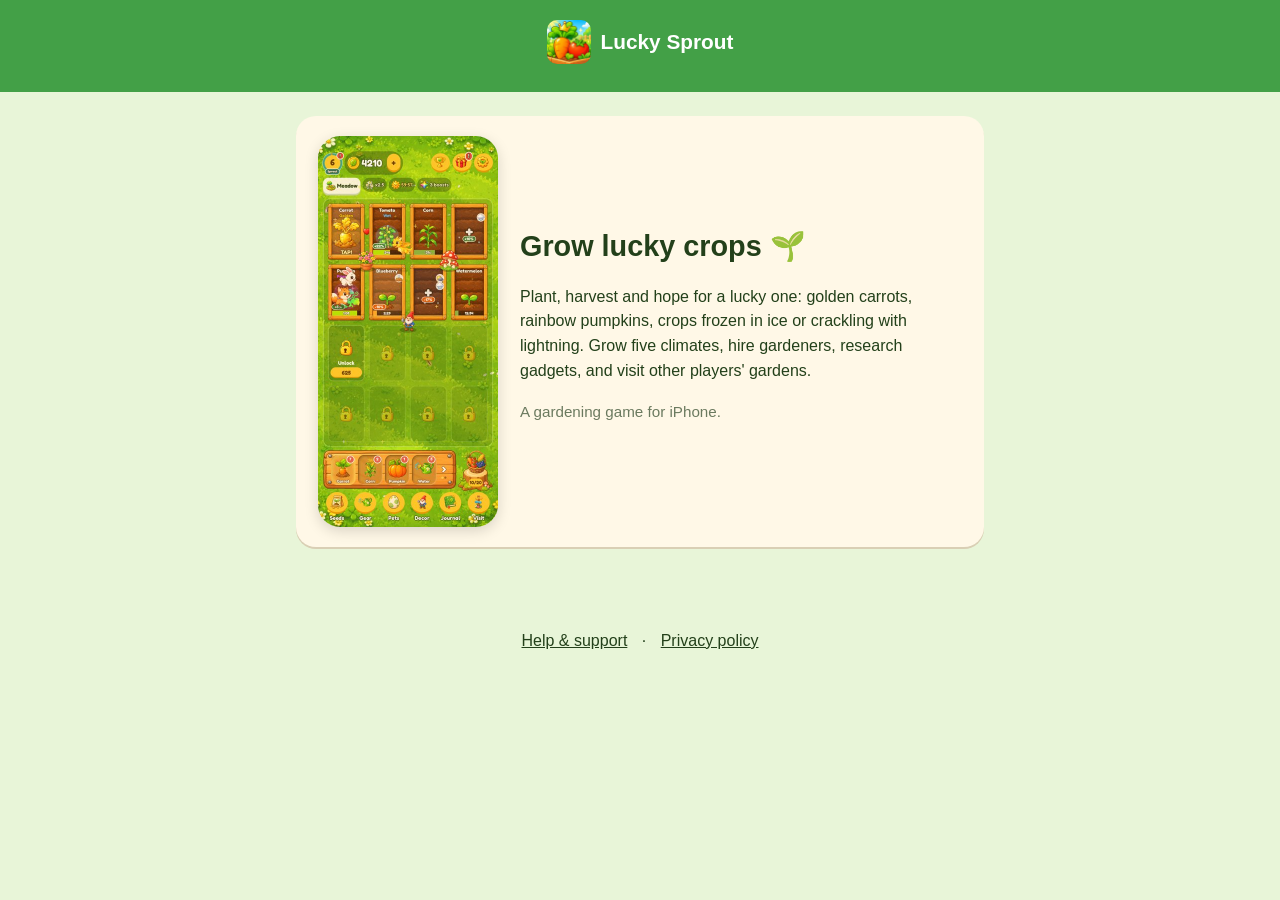
<file: index.html>
<!doctype html>
<html lang="en"><head><meta charset="utf-8"><meta name="viewport" content="width=device-width, initial-scale=1">
<title>Lucky Sprout</title><link rel="stylesheet" href="style.css"></head>
<body>
<header><a href="./"><img src="icon.jpg" alt="">Lucky Sprout</a></header>
<main>
<div class="card hero">
<img src="garden.jpg" alt="A Lucky Sprout garden">
<div>
<h1>Grow lucky crops 🌱</h1>
<p>Plant, harvest and hope for a lucky one: golden carrots, rainbow pumpkins, crops frozen in ice or crackling with lightning. Grow five climates, hire gardeners, research gadgets, and visit other players' gardens.</p>
<p class="muted">A gardening game for iPhone.</p>
</div>
</div>
</main>
<nav><a href="support.html">Help &amp; support</a> · <a href="privacy.html">Privacy policy</a></nav>
</body></html>
</file>
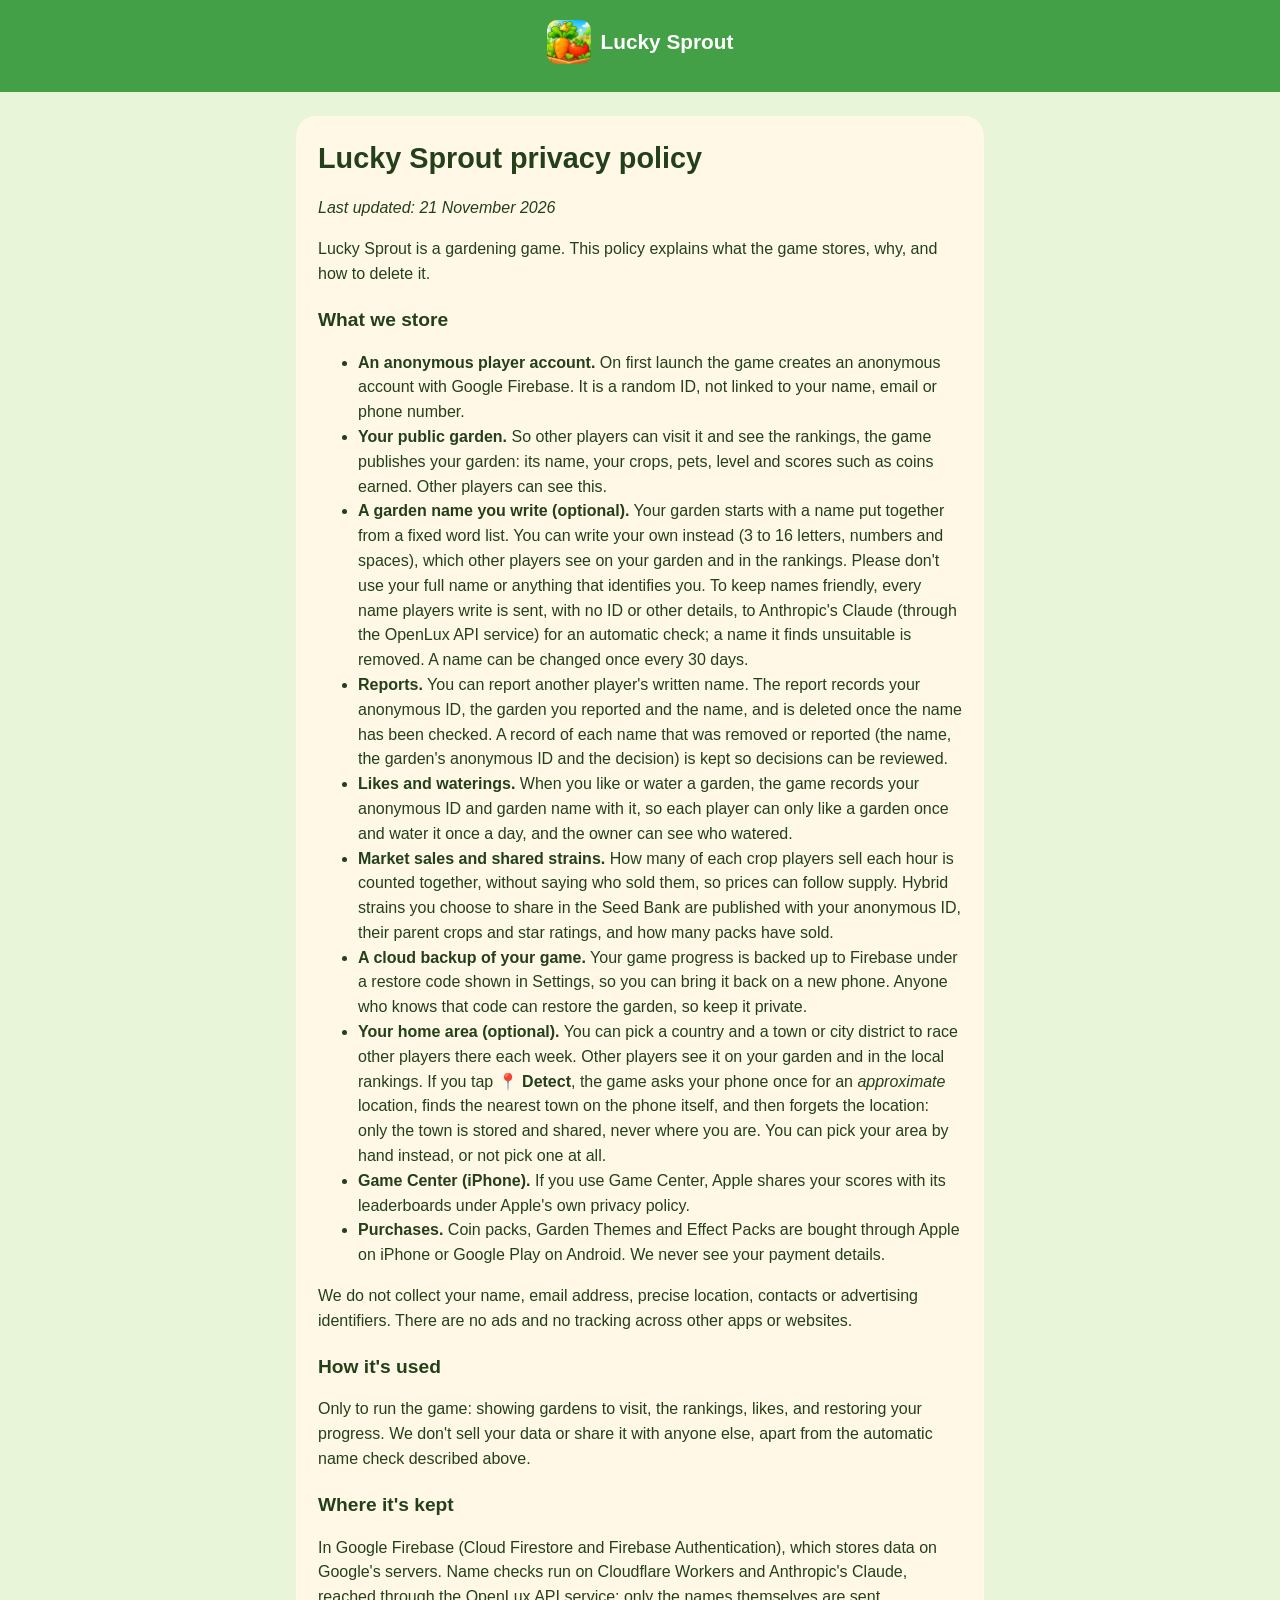
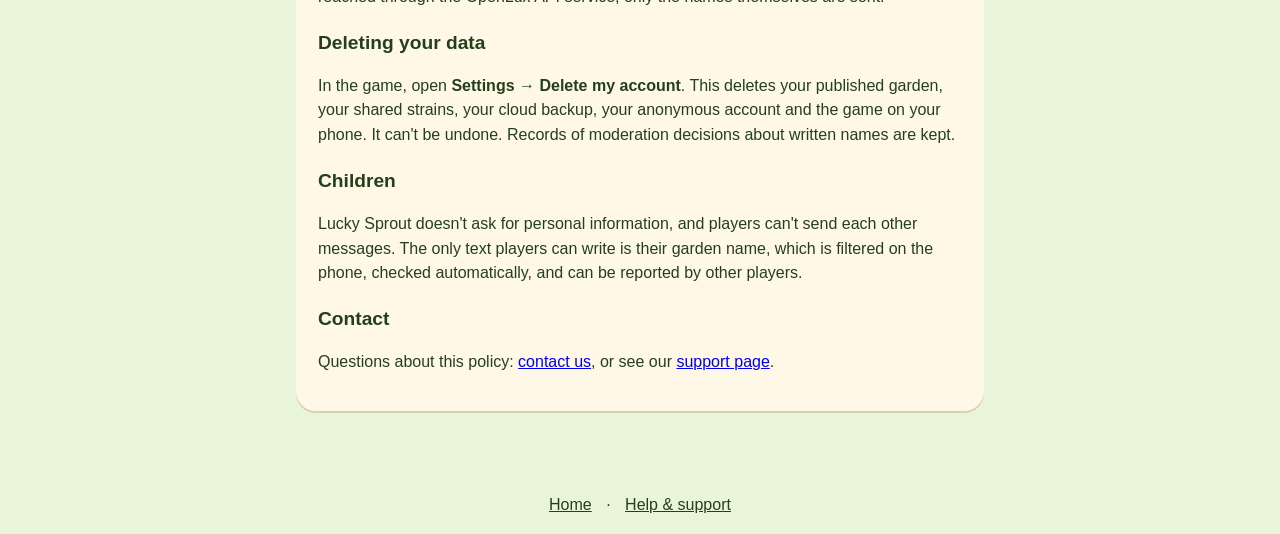
<file: privacy.html>
<!doctype html>
<html lang="en"><head><meta charset="utf-8"><meta name="viewport" content="width=device-width, initial-scale=1">
<title>Lucky Sprout privacy policy</title><link rel="stylesheet" href="style.css"></head>
<body>
<header><a href="./"><img src="icon.jpg" alt="">Lucky Sprout</a></header>
<main><div class="card">
<h1>Lucky Sprout privacy policy</h1>
<p><i>Last updated: 21 November 2026</i></p>
<p>Lucky Sprout is a gardening game. This policy explains what the game stores, why, and how to delete it.</p>
<h2>What we store</h2>
<ul>
<li><b>An anonymous player account.</b> On first launch the game creates an anonymous account with Google Firebase. It is a random ID, not linked to your name, email or phone number.</li>
<li><b>Your public garden.</b> So other players can visit it and see the rankings, the game publishes your garden: its name, your crops, pets, level and scores such as coins earned. Other players can see this.</li>
<li><b>A garden name you write (optional).</b> Your garden starts with a name put together from a fixed word list. You can write your own instead (3 to 16 letters, numbers and spaces), which other players see on your garden and in the rankings. Please don't use your full name or anything that identifies you. To keep names friendly, every name players write is sent, with no ID or other details, to Anthropic's Claude (through the OpenLux API service) for an automatic check; a name it finds unsuitable is removed. A name can be changed once every 30 days.</li>
<li><b>Reports.</b> You can report another player's written name. The report records your anonymous ID, the garden you reported and the name, and is deleted once the name has been checked. A record of each name that was removed or reported (the name, the garden's anonymous ID and the decision) is kept so decisions can be reviewed.</li>
<li><b>Likes and waterings.</b> When you like or water a garden, the game records your anonymous ID and garden name with it, so each player can only like a garden once and water it once a day, and the owner can see who watered.</li>
<li><b>Market sales and shared strains.</b> How many of each crop players sell each hour is counted together, without saying who sold them, so prices can follow supply. Hybrid strains you choose to share in the Seed Bank are published with your anonymous ID, their parent crops and star ratings, and how many packs have sold.</li>
<li><b>A cloud backup of your game.</b> Your game progress is backed up to Firebase under a restore code shown in Settings, so you can bring it back on a new phone. Anyone who knows that code can restore the garden, so keep it private.</li>
<li><b>Your home area (optional).</b> You can pick a country and a town or city district to race other players there each week. Other players see it on your garden and in the local rankings. If you tap <b>📍 Detect</b>, the game asks your phone once for an <i>approximate</i> location, finds the nearest town on the phone itself, and then forgets the location: only the town is stored and shared, never where you are. You can pick your area by hand instead, or not pick one at all.</li>
<li><b>Game Center (iPhone).</b> If you use Game Center, Apple shares your scores with its leaderboards under Apple's own privacy policy.</li>
<li><b>Purchases.</b> Coin packs, Garden Themes and Effect Packs are bought through Apple on iPhone or Google Play on Android. We never see your payment details.</li>
</ul>
<p>We do not collect your name, email address, precise location, contacts or advertising identifiers. There are no ads and no tracking across other apps or websites.</p>
<h2>How it's used</h2>
<p>Only to run the game: showing gardens to visit, the rankings, likes, and restoring your progress. We don't sell your data or share it with anyone else, apart from the automatic name check described above.</p>
<h2>Where it's kept</h2>
<p>In Google Firebase (Cloud Firestore and Firebase Authentication), which stores data on Google's servers. Name checks run on Cloudflare Workers and Anthropic's Claude, reached through the OpenLux API service; only the names themselves are sent.</p>
<h2>Deleting your data</h2>
<p>In the game, open <b>Settings → Delete my account</b>. This deletes your published garden, your shared strains, your cloud backup, your anonymous account and the game on your phone. It can't be undone. Records of moderation decisions about written names are kept.</p>
<h2>Children</h2>
<p>Lucky Sprout doesn't ask for personal information, and players can't send each other messages. The only text players can write is their garden name, which is filtered on the phone, checked automatically, and can be reported by other players.</p>
<h2>Contact</h2>
<p>Questions about this policy: <a href="https://github.com/vincentekt/lucky-sprout/issues/new">contact us</a>, or see our <a href="support.html">support page</a>.</p>
</div></main>
<nav><a href="./">Home</a> · <a href="support.html">Help &amp; support</a></nav>
</body></html>
</file>
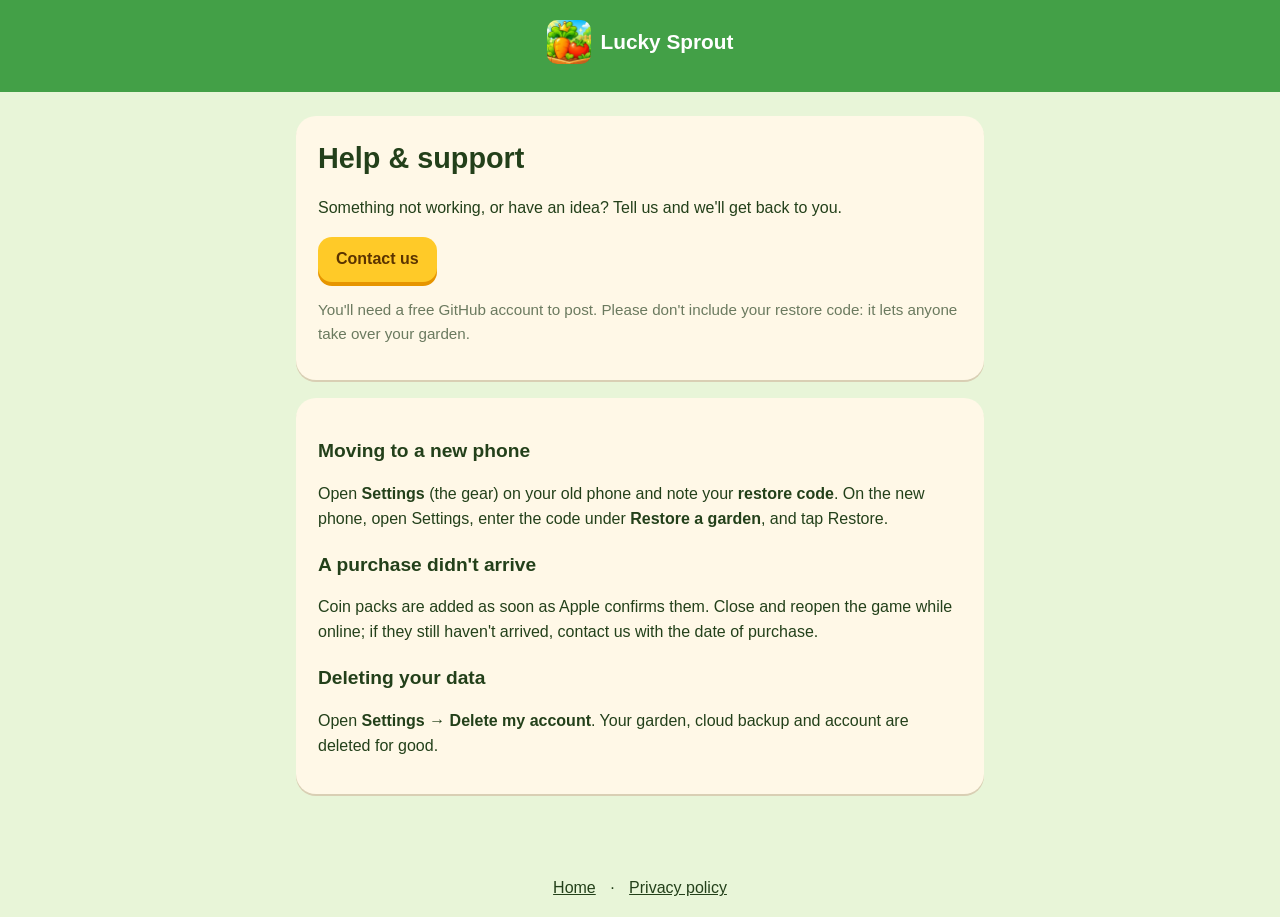
<file: support.html>
<!doctype html>
<html lang="en"><head><meta charset="utf-8"><meta name="viewport" content="width=device-width, initial-scale=1">
<title>Lucky Sprout support</title><link rel="stylesheet" href="style.css"></head>
<body>
<header><a href="./"><img src="icon.jpg" alt="">Lucky Sprout</a></header>
<main>
<div class="card">
<h1>Help &amp; support</h1>
<p>Something not working, or have an idea? Tell us and we'll get back to you.</p>
<p><a class="button" href="https://github.com/vincentekt/lucky-sprout/issues/new">Contact us</a></p>
<p class="muted">You'll need a free GitHub account to post. Please don't include your restore code: it lets anyone take over your garden.</p>
</div>
<div class="card">
<h2>Moving to a new phone</h2>
<p>Open <b>Settings</b> (the gear) on your old phone and note your <b>restore code</b>. On the new phone, open Settings, enter the code under <b>Restore a garden</b>, and tap Restore.</p>
<h2>A purchase didn't arrive</h2>
<p>Coin packs are added as soon as Apple confirms them. Close and reopen the game while online; if they still haven't arrived, contact us with the date of purchase.</p>
<h2>Deleting your data</h2>
<p>Open <b>Settings → Delete my account</b>. Your garden, cloud backup and account are deleted for good.</p>
</div>
</main>
<nav><a href="./">Home</a> · <a href="privacy.html">Privacy policy</a></nav>
</body></html>
</file>
<file: style.css>
:root { --green: #43a047; --ink: #23401a; --cream: #fff8e7; --muted: #6b7a5f; }
* { box-sizing: border-box; }
body { margin: 0; font-family: -apple-system, "Segoe UI", Roboto, sans-serif; color: var(--ink); background: #e8f5d8; line-height: 1.55; }
header { background: var(--green); color: #fff; padding: 20px 16px; text-align: center; }
header a { color: #fff; text-decoration: none; font-weight: 700; font-size: 1.3rem; display: inline-flex; align-items: center; gap: 10px; }
header img { width: 44px; height: 44px; border-radius: 10px; }
main { max-width: 720px; margin: 0 auto; padding: 24px 16px 48px; }
.card { background: var(--cream); border-radius: 20px; padding: 20px 22px; margin-bottom: 18px; box-shadow: 0 2px 0 #d9cfb4; }
h1 { font-size: 1.8rem; margin: 0 0 8px; } h2 { font-size: 1.2rem; margin: 18px 0 6px; }
.muted { color: var(--muted); font-size: .95rem; }
.hero { display: flex; gap: 22px; align-items: center; flex-wrap: wrap; }
.hero img { width: 180px; max-width: 100%; border-radius: 22px; box-shadow: 0 4px 14px rgba(0,0,0,.15); }
.hero div { flex: 1; min-width: 220px; }
.button { display: inline-block; background: #ffca28; color: #5a3300; font-weight: 700; padding: 10px 18px; border-radius: 14px; text-decoration: none; box-shadow: 0 4px 0 #e69500; }
nav { text-align: center; padding: 16px; } nav a { color: var(--ink); margin: 0 10px; }
</file>
